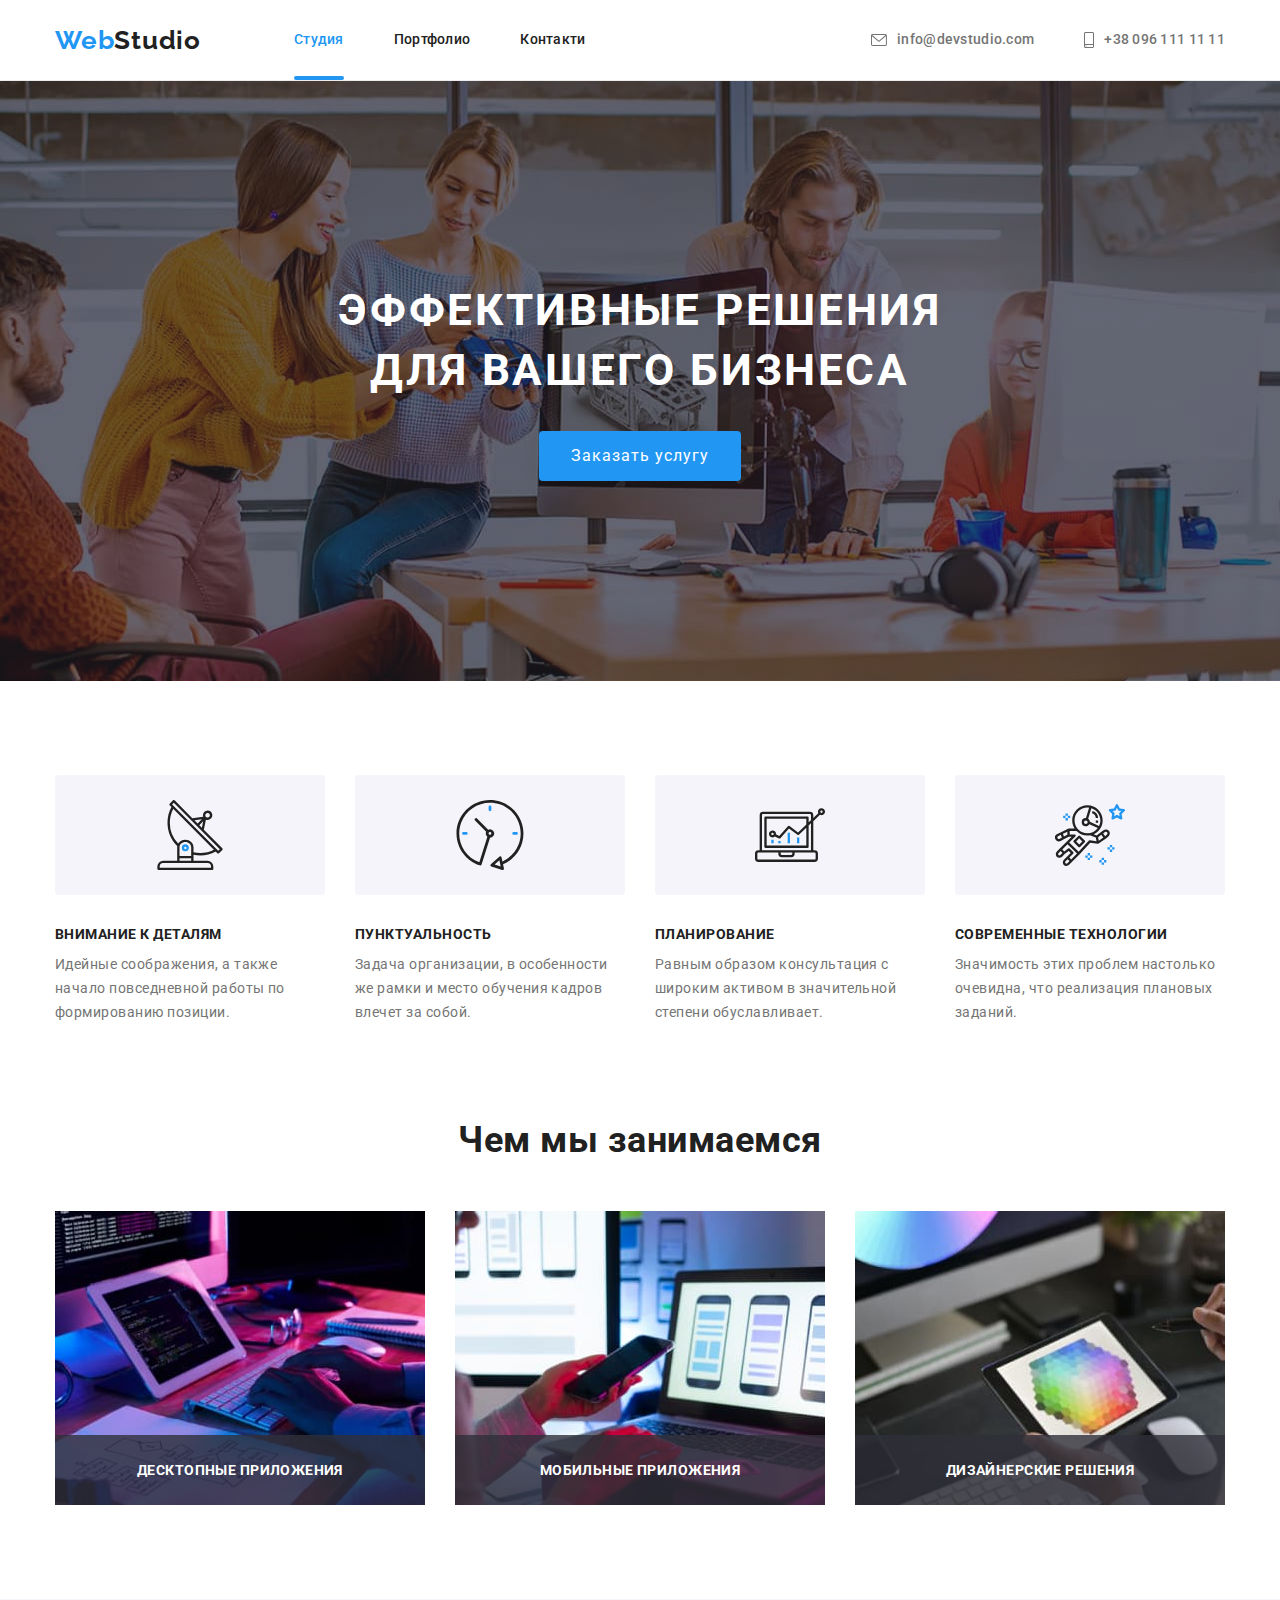
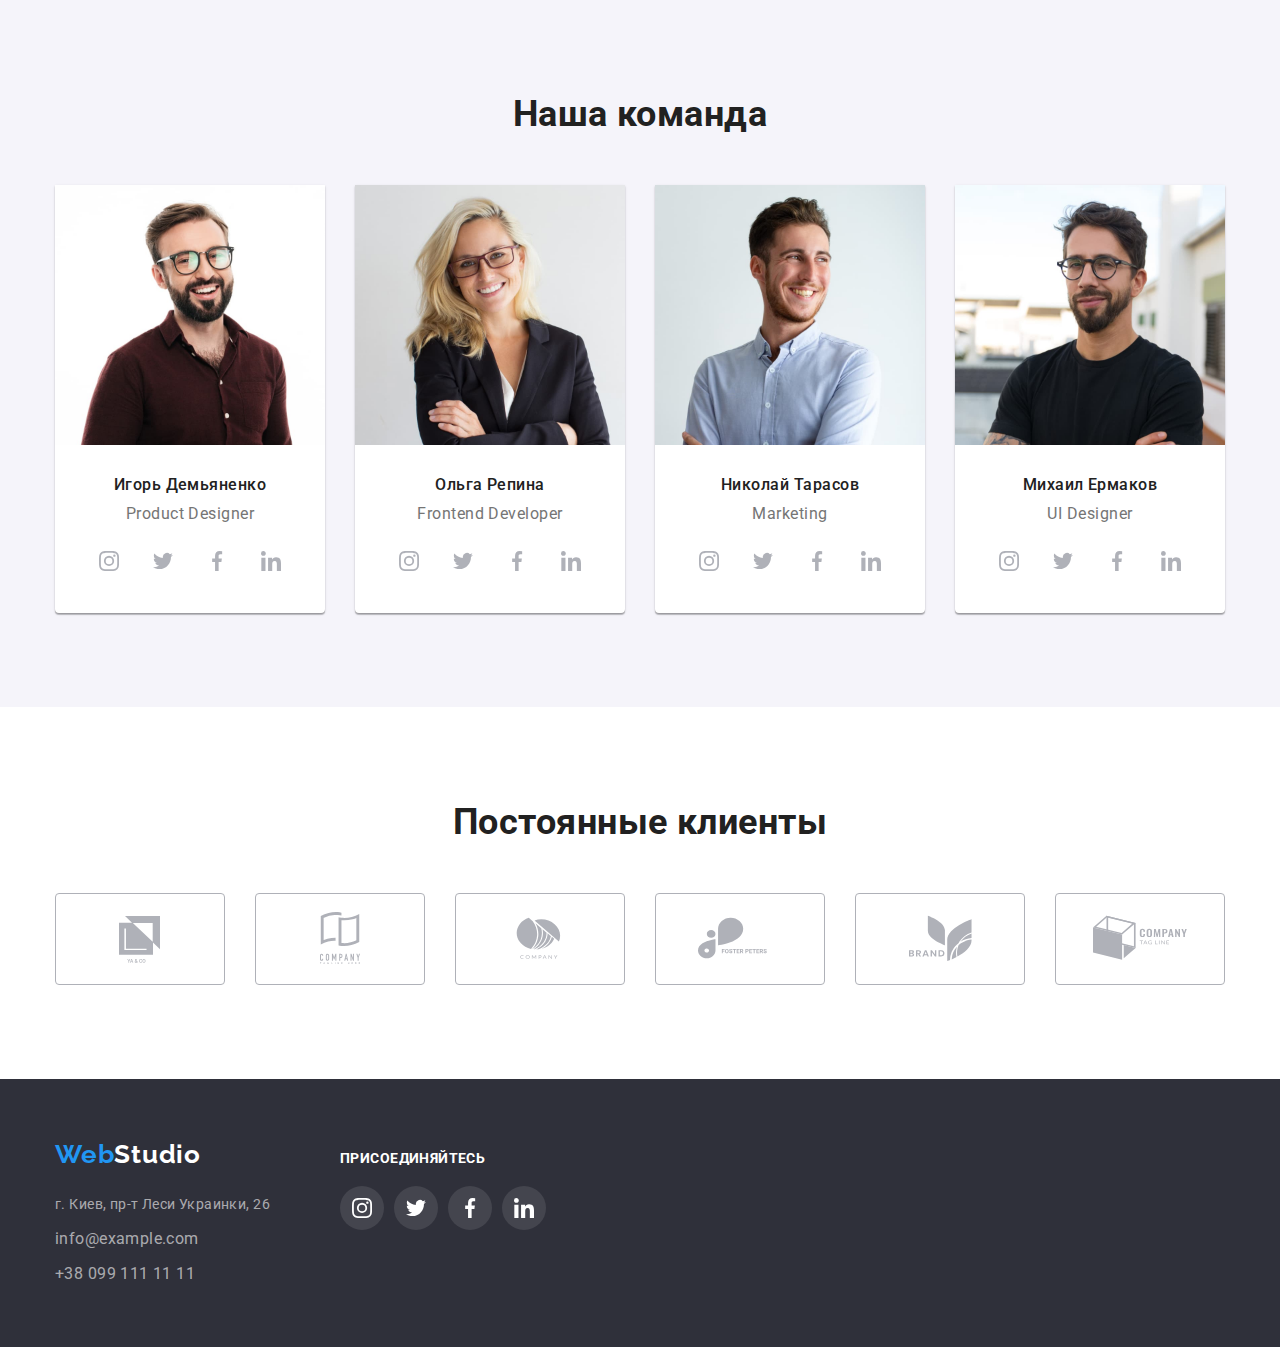
<file: index.html>
<!DOCTYPE html>
<html lang="en">
  <head>
    <meta charset="UTF-8" />
    <meta http-equiv="X-UA-Compatible" content="IE=edge" />
    <meta name="viewport" content="width=device-width, initial-scale=1.0" />
    <title>homework</title>
    <link
      href="https://fonts.googleapis.com/css2?family=Raleway:wght@700&family=Roboto:wght@400;500;700;900&display=swap"
      rel="stylesheet"
    />
    <link
      rel="stylesheet"
      href="https://cdnjs.cloudflare.com/ajax/libs/modern-normalize/1.1.0/modern-normalize.min.css"
    />
    <link rel="stylesheet" href="./css/styles.css" />
  </head>
  <body class="body">
    <header class="header">
      <div class="container header-container">
        <a class="link-logo logo-header" href="./index.html"
          ><span class="logo">Web</span><span class="logo-part">Studio</span></a
        >
        <nav class="nav">
          <ul class="list site-nav">
            <li class="site-nav-item">
              <a class="current" class="link header-link" href="./index.html"
                >Студия</a
              >
            </li>
            <li class="site-nav-item">
              <a class="link header-link" href="./portfolio.html">Портфолио</a>
            </li>
            <li class="site-nav-item">
              <a class="link header-link" href="">Контакти</a>
            </li>
          </ul>
        </nav>
        <ul class="adress-list">
          <li class="adress-list-item">
            <a class="social-link" href="info@devstudio.com">
              <svg class="adress-icon-envelope">
                <use href="./images/icons.svg#icon-envelope"></use>
              </svg>
              info@devstudio.com</a
            >
          </li>
          <li class="adress-list-item">
            <a class="social-link" href="tel:+380961111111">
              <svg class="adress-icon-smatphone">
                <use href="./images/icons.svg#icon-smartphone"></use>
              </svg>
              +38 096 111 11 11</a
            >
          </li>
        </ul>
      </div>
    </header>
    <main class="main">
      <section class="hero">
        <div class="container hero-container">
          <h1 class="headline">Эффективные решения для вашего бизнеса</h1>
          <button class="primary-button" type="button" data-modal-open>
            Заказать услугу
          </button>
          <div class="backdrop is-hidden" data-modal>
            <div class="modal">
              <button
                class="modal-btn"
                type="button"
                aria-label="Кнопка закрытия"
                data-modal-close
              >
                <svg class="modal-close" width="11" height="11">
                  <use href="./images/icons.svg#icon-close"></use>
                </svg>
              </button>
            </div>
          </div>
        </div>
      </section>
      <section class="advantages">
        <div class="container advantages-container">
          <h2 class="title visually-hidden">Преимущества</h2>
          <ul class="list advantages-list">
            <li class="advantages-list-item">
              <div class="advantages-tumb">
                <svg class="advatages-icon">
                  <use href="./images/icons.svg#icon-antenna"></use>
                </svg>
              </div>
              <h3 class="advantages-subtitle">Внимание к деталям</h3>
              <p class="description">
                Идейные соображения, а также начало повседневной работы по
                формированию позиции.
              </p>
            </li>
            <li class="advantages-list-item">
              <div class="advantages-tumb">
                <svg class="advatages-icon">
                  <use href="./images/icons.svg#icon-clock"></use>
                </svg>
              </div>
              <h3 class="advantages-subtitle">Пунктуальность</h3>
              <p class="description">
                Задача организации, в особенности же рамки и место обучения
                кадров влечет за собой.
              </p>
            </li>
            <li class="advantages-list-item">
              <div class="advantages-tumb">
                <svg class="advatages-icon">
                  <use href="./images/icons.svg#icon-diagram"></use>
                </svg>
              </div>
              <h3 class="advantages-subtitle">Планирование</h3>
              <p class="description">
                Равным образом консультация с широким активом в значительной
                степени обуславливает.
              </p>
            </li>
            <li class="advantages-list-item">
              <div class="advantages-tumb">
                <svg class="advatages-icon">
                  <use href="./images/icons.svg#icon-astronaut"></use>
                </svg>
              </div>
              <h3 class="advantages-subtitle">Современные технологии</h3>
              <p class="description">
                Значимость этих проблем настолько очевидна, что реализация
                плановых заданий.
              </p>
            </li>
          </ul>
        </div>
      </section>
      <section class="we-doing">
        <div class="container container-we-doing">
          <h2 class="title we-doing-title">Чем мы занимаемся</h2>
          <ul class="list we-doing-list">
            <li class="we-doing-item">
              <img
                class="image we-doing-img"
                src="./images/deweloper.jpg"
                alt="разработка"
                width="370"
              />
              <p class="we-doing-meta">Десктопные приложения</p>
            </li>
            <li class="we-doing-item">
              <img
                class="image we-doing-img"
                src="./images/design.jpg"
                alt="дизайн"
                width="370"
              />
              <p class="we-doing-meta">Мобильные приложения</p>
            </li>
            <li class="we-doing-item">
              <img
                class="image we-doing-img"
                src="./images/marketing.jpg"
                alt="продвижение"
                width="370"
              />
              <p class="we-doing-meta">Дизайнерские решения</p>
            </li>
          </ul>
        </div>
      </section>
      <section class="our-team">
        <div class="container our-team-container">
          <h2 class="title our-team-title">Наша команда</h2>
          <ul class="list our-team-list">
            <li class="our-team-item">
              <img
                src="./images/igor-demianenko.jpg"
                alt="Игорь Демьяненко"
                width="270"
                height="260"
              />
              <div class="name-card-thumb">
                <h3 class="name-card">Игорь Демьяненко</h3>
                <p class="name-card-description">Product Designer</p>
                <ul class="list social-link-list">
                  <li class="social-link-item">
                    <a class="link social-link-logo" href=""
                      ><svg class="social-icon">
                        <use
                          href="./images/icons.svg#icon-instagram"
                        ></use></svg
                    ></a>
                  </li>
                  <li class="social-link-item">
                    <a class="link social-link-logo" href=""
                      ><svg class="social-icon">
                        <use href="./images/icons.svg#icon-twitter"></use></svg
                    ></a>
                  </li>
                  <li class="social-link-item">
                    <a class="link social-link-logo" href=""
                      ><svg class="social-icon">
                        <use href="./images/icons.svg#icon-facebook"></use></svg
                    ></a>
                  </li>
                  <li class="social-link-item">
                    <a class="link social-link-logo" href=""
                      ><svg class="social-icon">
                        <use href="./images/icons.svg#icon-linkedin"></use></svg
                    ></a>
                  </li>
                </ul>
              </div>
            </li>

            <li class="our-team-item">
              <img
                src="./images/olga-repina.jpg"
                alt="Ольга Репина"
                width="270"
                height="260"
              />
              <div class="name-card-thumb">
                <h3 class="name-card">Ольга Репина</h3>
                <p class="name-card-description">Frontend Developer</p>
                <ul class="list social-link-list">
                  <li class="social-link-item">
                    <a class="link social-link-logo" href=""
                      ><svg class="social-icon">
                        <use
                          href="./images/icons.svg#icon-instagram"
                        ></use></svg
                    ></a>
                  </li>
                  <li class="social-link-item">
                    <a class="link social-link-logo" href=""
                      ><svg class="social-icon">
                        <use href="./images/icons.svg#icon-twitter"></use></svg
                    ></a>
                  </li>
                  <li class="social-link-item">
                    <a class="link social-link-logo" href=""
                      ><svg class="social-icon">
                        <use href="./images/icons.svg#icon-facebook"></use></svg
                    ></a>
                  </li>
                  <li class="social-link-item">
                    <a class="link social-link-logo" href=""
                      ><svg class="social-icon">
                        <use href="./images/icons.svg#icon-linkedin"></use></svg
                    ></a>
                  </li>
                </ul>
              </div>
            </li>

            <li class="our-team-item">
              <img
                src="./images/nikolai-taras.jpg"
                alt="Николай Тарасов"
                width="270"
                height="260"
              />
              <div class="name-card-thumb">
                <h3 class="name-card">Николай Тарасов</h3>
                <p class="name-card-description">Marketing</p>
                <ul class="list social-link-list">
                  <li class="social-link-item">
                    <a class="link social-link-logo" href=""
                      ><svg class="social-icon">
                        <use
                          href="./images/icons.svg#icon-instagram"
                        ></use></svg
                    ></a>
                  </li>
                  <li class="social-link-item">
                    <a class="link social-link-logo" href=""
                      ><svg class="social-icon">
                        <use href="./images/icons.svg#icon-twitter"></use></svg
                    ></a>
                  </li>
                  <li class="social-link-item">
                    <a class="link social-link-logo" href=""
                      ><svg class="social-icon">
                        <use href="./images/icons.svg#icon-facebook"></use></svg
                    ></a>
                  </li>
                  <li class="social-link-item">
                    <a class="link social-link-logo" href=""
                      ><svg class="social-icon">
                        <use href="./images/icons.svg#icon-linkedin"></use></svg
                    ></a>
                  </li>
                </ul>
              </div>
            </li>

            <li class="our-team-item">
              <img
                src="./images/mikhail-ermakow.jpg"
                alt="Михаил Ермаков"
                width="270"
                height="260"
              />
              <div class="name-card-thumb">
                <h3 class="name-card">Михаил Ермаков</h3>
                <p class="name-card-description">UI Designer</p>
                <ul class="list social-link-list">
                  <li class="social-link-item">
                    <a class="link social-link-logo" href=""
                      ><svg class="social-icon">
                        <use
                          href="./images/icons.svg#icon-instagram"
                        ></use></svg
                    ></a>
                  </li>
                  <li class="social-link-item">
                    <a class="link social-link-logo" href=""
                      ><svg class="social-icon">
                        <use href="./images/icons.svg#icon-twitter"></use></svg
                    ></a>
                  </li>
                  <li class="social-link-item">
                    <a class="link social-link-logo" href=""
                      ><svg class="social-icon">
                        <use href="./images/icons.svg#icon-facebook"></use></svg
                    ></a>
                  </li>
                  <li class="social-link-item">
                    <a class="link social-link-logo" href=""
                      ><svg class="social-icon">
                        <use href="./images/icons.svg#icon-linkedin"></use></svg
                    ></a>
                  </li>
                </ul>
              </div>
            </li>
          </ul>
        </div>
      </section>
      <section class="loyal-clients">
        <div class="container loyal-clients-container">
          <h2 class="title loyal-clients-title">Постоянные клиенты</h2>
          <ul class="list loyal-clients-list">
            <li class="loyal-clients-item">
              <a class="loyal-clients-link" href=""
                ><svg class="loyal-clients-icon">
                  <use href="./images/icons.svg#icon-yaco"></use></svg
              ></a>
            </li>
            <li class="loyal-clients-item">
              <a class="loyal-clients-link" href=""
                ><svg class="loyal-clients-icon">
                  <use href="./images/icons.svg#icon-teg-line-here"></use></svg
              ></a>
            </li>
            <li class="loyal-clients-item">
              <a class="loyal-clients-link" href=""
                ><svg class="loyal-clients-icon">
                  <use href="./images/icons.svg#icon-company"></use></svg
              ></a>
            </li>
            <li class="loyal-clients-item">
              <a class="loyal-clients-link" href=""
                ><svg class="loyal-clients-icon">
                  <use href="./images/icons.svg#icon-fosters-peters"></use></svg
              ></a>
            </li>
            <li class="loyal-clients-item">
              <a class="loyal-clients-link" href=""
                ><svg class="loyal-clients-icon">
                  <use href="./images/icons.svg#icon-brand"></use></svg
              ></a>
            </li>
            <li class="loyal-clients-item">
              <a class="loyal-clients-link" href=""
                ><svg class="loyal-clients-icon">
                  <use href="./images/icons.svg#icon-teg-line-company"></use>
                </svg>
              </a>
            </li>
          </ul>
        </div>
      </section>
    </main>

    <footer class="footer">
      <div class="container footer-container">
        <div class="left-side-footer">
          <a class="link-logo footer-logo" href="./index.html"
            ><span class="secondary-logo">Web</span
            ><span class="secondary-logo-part">Studio</span></a
          >
          <address>
            <ul class="list footer-list">
              <li class="footer-item">
                <a
                  class="location foooter-link"
                  href="https://goo.gl/maps/ucjbZsQNSiqvQGc47"
                  >г. Киев, пр-т Леси Украинки, 26
                </a>
              </li>
              <li class="footer-item">
                <a class="foooter-link" href="info@example.com">
                  info@example.com</a
                >
              </li>
              <li class="footer-item">
                <a class="foooter-link" href="tel:+380991111111"
                  >+38 099 111 11 11</a
                >
              </li>
            </ul>
          </address>
        </div>
        <div class="right-site-footer">
          <p class="join">присоединяйтесь</p>
          <ul class="list social-link-list">
            <li class="social-link-item">
              <a class="link social-link-logo social-link-footer" href=""
                ><svg class="social-icon">
                  <use href="./images/icons.svg#icon-instagram"></use></svg
              ></a>
            </li>
            <li class="social-link-item">
              <a class="link social-link-logo social-link-footer" href=""
                ><svg class="social-icon">
                  <use href="./images/icons.svg#icon-twitter"></use></svg
              ></a>
            </li>
            <li class="social-link-item">
              <a class="link social-link-logo social-link-footer" href=""
                ><svg class="social-icon">
                  <use href="./images/icons.svg#icon-facebook"></use></svg
              ></a>
            </li>
            <li class="social-link-item">
              <a class="link social-link-logo social-link-footer" href="">
                <svg class="social-icon">
                  <use href="./images/icons.svg#icon-linkedin"></use></svg
              ></a>
            </li>
          </ul>
        </div>
      </div>
    </footer>
    <script src="./js/modal.js"></script>
  </body>
</html>
</file>
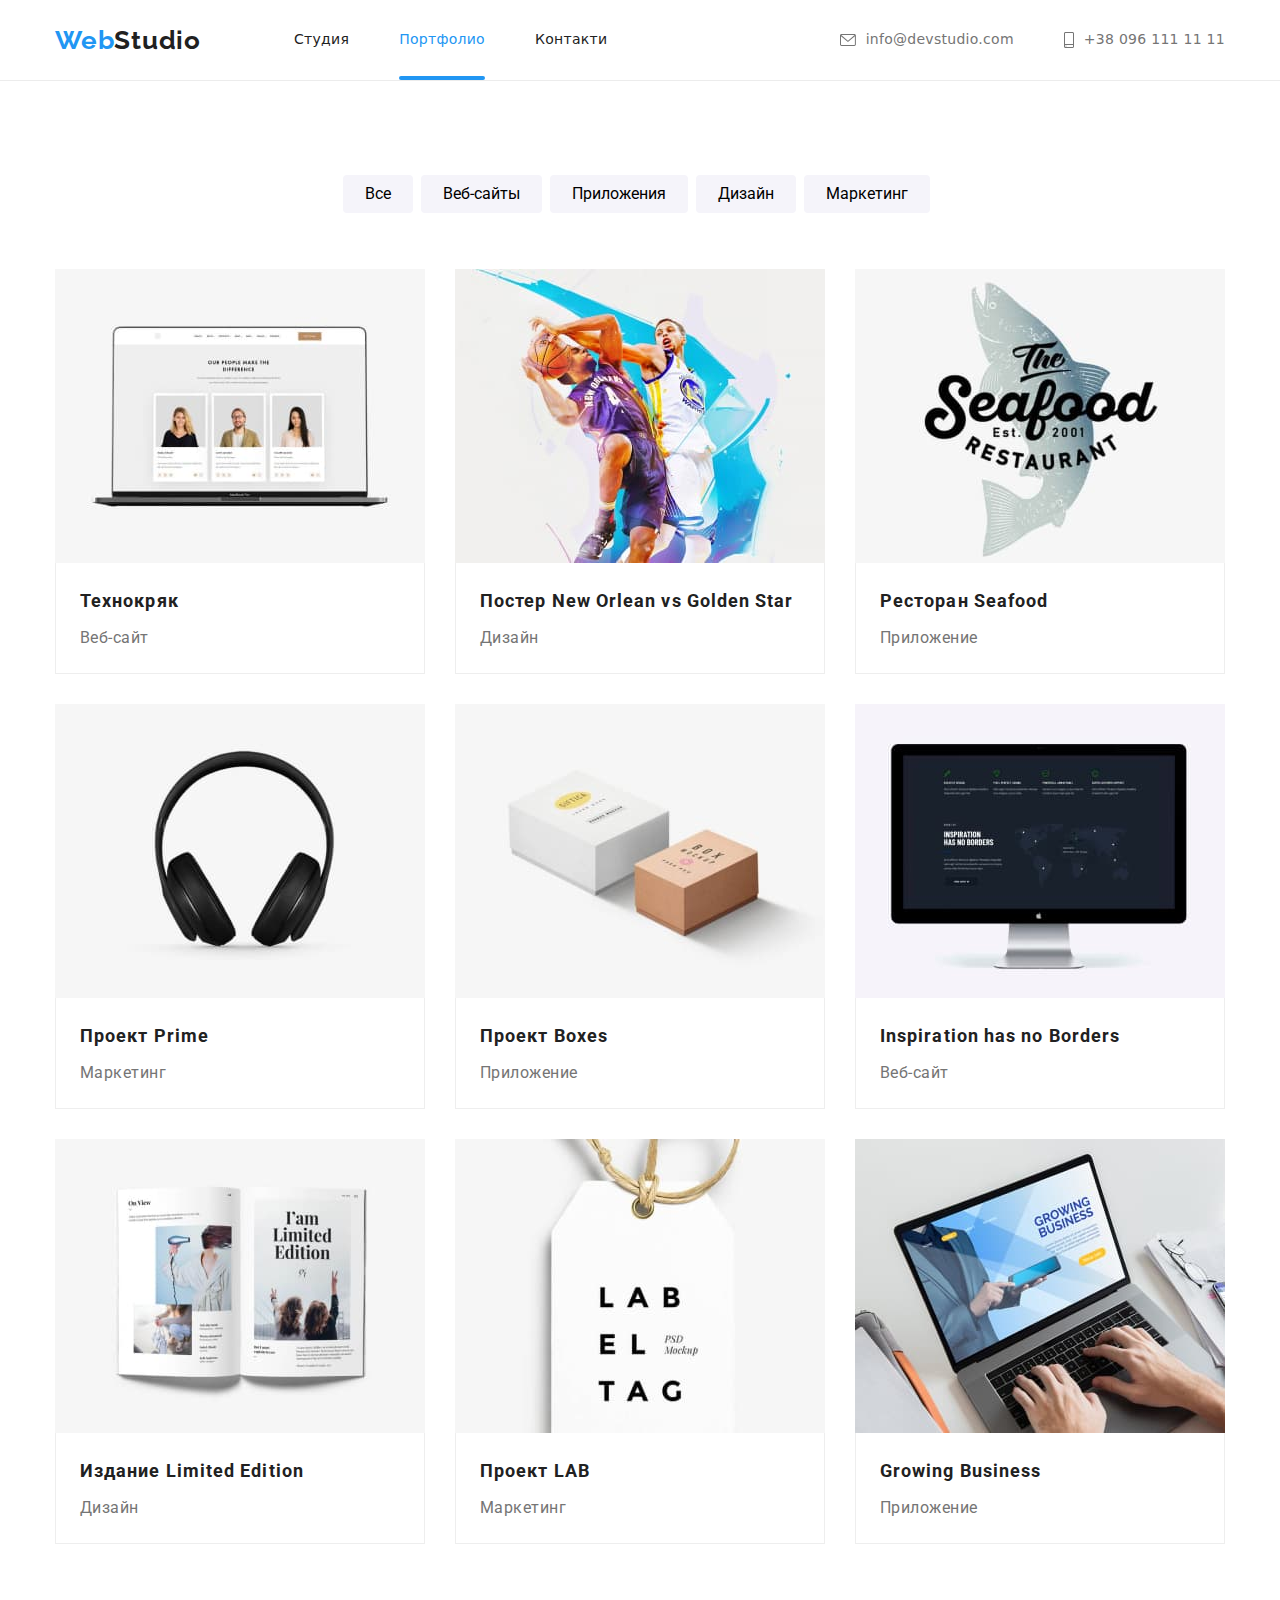
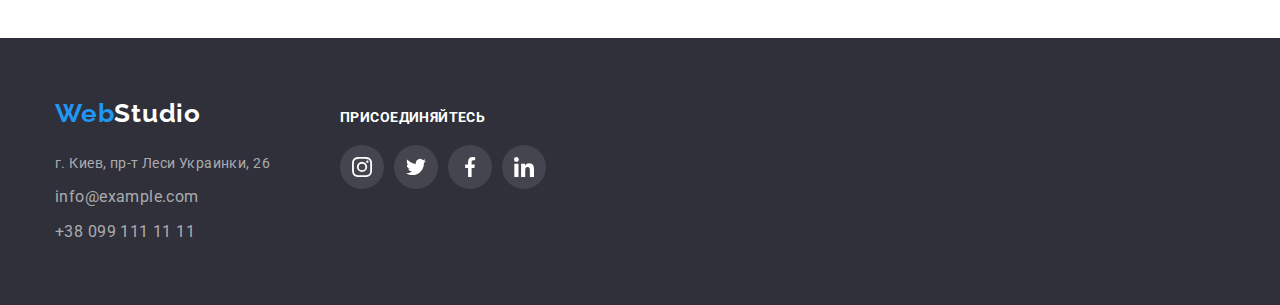
<file: portfolio.html>
<!DOCTYPE html>
<html lang="en">
  <head>
    <meta charset="UTF-8" />
    <meta http-equiv="X-UA-Compatible" content="IE=edge" />
    <meta name="viewport" content="width=device-width, initial-scale=1.0" />
    <title>Document</title>

    <link
      href="https://fonts.googleapis.com/css2?family=Raleway:wght@700&family=Roboto:wght@400;500;700;900&display=swap"
      rel="stylesheet"
    />
    <link
      rel="stylesheet"
      href="https://cdnjs.cloudflare.com/ajax/libs/modern-normalize/1.1.0/modern-normalize.min.css"
    />

    <link rel="stylesheet" href="./css/styles.css" />
  </head>
  <body>
    <header class="header">
      <div class="container header-container">
        <a class="link-logo logo-header" href="./index.html"
          ><span class="logo">Web</span><span class="logo-part">Studio</span></a
        >
        <nav class="nav">
          <ul class="list site-nav">
            <li class="site-nav-item">
              <a class="link header-link" href="./index.html">Студия</a>
            </li>
            <li class="site-nav-item">
              <a
                class="current"
                class="link header-link"
                href="./portfolio.html"
                >Портфолио</a
              >
            </li>
            <li class="site-nav-item">
              <a class="link header-link" href="">Контакти</a>
            </li>
          </ul>
        </nav>
        <ul class="adress-list">
          <li class="adress-list-item">
            <a class="social-link" href="info@devstudio.com">
              <svg class="adress-icon-envelope">
                <use href="./images/icons.svg#icon-envelope"></use>
              </svg>
              info@devstudio.com</a
            >
          </li>
          <li class="adress-list-item">
            <a class="social-link" href="tel:+380961111111">
              <svg class="adress-icon-smatphone">
                <use href="./images/icons.svg#icon-smartphone"></use>
              </svg>
              +38 096 111 11 11</a
            >
          </li>
        </ul>
      </div>
    </header>
    <main class="main">
      <section class="portfolio">
        <div class="container portfolio-container">
          <h1 class="visually-hidden">PORTFOLIO</h1>
          <ul class="list button-list">
            <li class="button-list-item">
              <button class="button">Все</button>
            </li>
            <li class="button-list-item">
              <button class="button">Веб-сайты</button>
            </li>
            <li class="button-list-item">
              <button class="button">Приложения</button>
            </li>
            <li class="button-list-item">
              <button class="button">Дизайн</button>
            </li>
            <li class="button-list-item">
              <button class="button">Маркетинг</button>
            </li>
          </ul>

          <ul class="list worklist">
            <li class="worklist-item">
              <a class="link-portfolio" href="">
                <div class="overlay-box">
                  <img
                    class="img portfolio-img"
                    src="./images/tehnokriak.jpg"
                    alt="Технокряк"
                    width="370"
                    height="294"
                  />
                  <p class="overlay">
                    Технокряк это современная площадка распространения
                    коронавируса. Компании используют эту платформу для
                    цифрового шпионажа и атак на защищённые сервера конкурентов.
                  </p>
                </div>
                <div class="worklist-item-box">
                  <h2 class="worklist-title">Технокряк</h2>
                  <p class="text">Веб-сайт</p>
                </div>
              </a>
            </li>
            <li class="worklist-item">
              <a class="link-portfolio" href="">
                <div class="overlay-box">
                  <img
                    src="./images/poster-neworlean.jpg"
                    alt="Постер New Orlean vs Golden Star"
                    width="370"
                    height="294"
                  />
                  <p class="overlay">
                    Технокряк это современная площадка распространения
                    коронавируса. Компании используют эту платформу для
                    цифрового шпионажа и атак на защищённые сервера конкурентов.
                  </p>
                </div>
                <div class="worklist-item-box">
                  <h2 class="worklist-title">
                    Постер New Orlean vs Golden Star
                  </h2>
                  <p class="text">Дизайн</p>
                </div>
              </a>
            </li>
            <li class="worklist-item">
              <div class="overlay-box"></div>
              <a class="link-portfolio" href="">
                <div class="overlay-box">
                  <img
                    class="img"
                    src="./images/seafood-restaurant.jpg"
                    alt="Ресторан Seafood"
                    width="370"
                    height="294"
                  />
                  <p class="overlay">
                    Технокряк это современная площадка распространения
                    коронавируса. Компании используют эту платформу для
                    цифрового шпионажа и атак на защищённые сервера конкурентов.
                  </p>
                </div>
                <div class="worklist-item-box">
                  <h2 class="worklist-title">Ресторан Seafood</h2>
                  <p class="text">Приложение</p>
                </div>
              </a>
            </li>
            <li class="worklist-item">
              <a class="link-portfolio" href="">
                <div class="overlay-box">
                  <img
                    class="img"
                    src="./images/project-prime.jpg"
                    alt="Проект Prime"
                    width="370"
                    height="294"
                  />
                  <p class="overlay">
                    Технокряк это современная площадка распространения
                    коронавируса. Компании используют эту платформу для
                    цифрового шпионажа и атак на защищённые сервера конкурентов.
                  </p>
                </div>
                <div class="worklist-item-box">
                  <h2 class="worklist-title">Проект Prime</h2>
                  <p class="text">Маркетинг</p>
                </div>
              </a>
            </li>
            <li class="worklist-item">
              <a class="link-portfolio" href="">
                <div class="overlay-box">
                  <img
                    class="img"
                    src="./images/project-boxes.jpg"
                    alt="Проект Boxes"
                    width="370"
                    height="294"
                  />
                  <p class="overlay">
                    Технокряк это современная площадка распространения
                    коронавируса. Компании используют эту платформу для
                    цифрового шпионажа и атак на защищённые сервера конкурентов.
                  </p>
                </div>
                <div class="worklist-item-box">
                  <h2 class="worklist-title">Проект Boxes</h2>
                  <p class="text">Приложение</p>
                </div>
              </a>
            </li>
            <li class="worklist-item">
              <a class="link-portfolio" href="">
                <div class="overlay-box">
                  <img
                    class="img"
                    src="./images/inspiration-has-no-borders.jpg"
                    alt="Inspiration has no Borders"
                    width="370"
                    height="294"
                  />
                  <p class="overlay">
                    Технокряк это современная площадка распространения
                    коронавируса. Компании используют эту платформу для
                    цифрового шпионажа и атак на защищённые сервера конкурентов.
                  </p>
                </div>
                <div class="worklist-item-box">
                  <h2 class="worklist-title">Inspiration has no Borders</h2>
                  <p class="text">Веб-сайт</p>
                </div>
              </a>
            </li>
            <li class="worklist-item">
              <a class="link-portfolio" href="">
                <div class="overlay-box">
                  <img
                    class="img"
                    src="./images/limited-edition.jpg"
                    alt="Издание Limited Edition"
                    width="370"
                    height="294"
                  />
                  <p class="overlay">
                    Технокряк это современная площадка распространения
                    коронавируса. Компании используют эту платформу для
                    цифрового шпионажа и атак на защищённые сервера конкурентов.
                  </p>
                </div>
                <div class="worklist-item-box">
                  <h2 class="worklist-title">Издание Limited Edition</h2>
                  <p class="text">Дизайн</p>
                </div>
              </a>
            </li>
            <li class="worklist-item">
              <a class="link-portfolio" href="">
                <div class="overlay-box">
                  <img
                    class="img"
                    src="./images/project-lab.jpg"
                    alt="Проект LAB"
                    width="370"
                    height="294"
                  />
                  <p class="overlay">
                    Технокряк это современная площадка распространения
                    коронавируса. Компании используют эту платформу для
                    цифрового шпионажа и атак на защищённые сервера конкурентов.
                  </p>
                </div>
                <div class="worklist-item-box">
                  <h2 class="worklist-title">Проект LAB</h2>
                  <p class="text">Маркетинг</p>
                </div>
              </a>
            </li>
            <li class="worklist-item">
              <a class="link-portfolio" href="">
                <div class="overlay-box">
                  <img
                    class="img"
                    src="./images/growing-busines.jpg"
                    alt="Growing Business"
                    width="370"
                    height="294"
                  />
                  <p class="overlay">
                    Технокряк это современная площадка распространения
                    коронавируса. Компании используют эту платформу для
                    цифрового шпионажа и атак на защищённые сервера конкурентов.
                  </p>
                </div>
                <div class="worklist-item-box">
                  <h2 class="worklist-title">Growing Business</h2>
                  <p class="text">Приложение</p>
                </div>
              </a>
            </li>
          </ul>
        </div>
      </section>
    </main>
    <footer class="footer">
      <div class="container footer-container">
        <div class="left-side-footer">
          <a class="link-logo footer-logo" href="./index.html"
            ><span class="secondary-logo">Web</span
            ><span class="secondary-logo-part">Studio</span></a
          >
          <address>
            <ul class="list footer-list">
              <li class="footer-item">
                <a
                  class="location foooter-link"
                  href="https://goo.gl/maps/ucjbZsQNSiqvQGc47"
                  >г. Киев, пр-т Леси Украинки, 26
                </a>
              </li>
              <li class="footer-item">
                <a class="foooter-link" href="info@example.com">
                  info@example.com</a
                >
              </li>
              <li class="footer-item">
                <a class="foooter-link" href="tel:+380991111111"
                  >+38 099 111 11 11</a
                >
              </li>
            </ul>
          </address>
        </div>
        <div class="right-site-footer">
          <p class="join">присоединяйтесь</p>
          <ul class="list social-link-list">
            <li class="social-link-item">
              <a class="link social-link-logo social-link-footer" href=""
                ><svg class="social-icon">
                  <use href="./images/icons.svg#icon-instagram"></use></svg
              ></a>
            </li>
            <li class="social-link-item">
              <a class="link social-link-logo social-link-footer" href=""
                ><svg class="social-icon">
                  <use href="./images/icons.svg#icon-twitter"></use></svg
              ></a>
            </li>
            <li class="social-link-item">
              <a class="link social-link-logo social-link-footer" href=""
                ><svg class="social-icon">
                  <use href="./images/icons.svg#icon-facebook"></use></svg
              ></a>
            </li>
            <li class="social-link-item">
              <a class="link social-link-logo social-link-footer" href=""
                ><svg class="social-icon">
                  <use href="./images/icons.svg#icon-linkedin"></use></svg
              ></a>
            </li>
          </ul>
        </div>
      </div>
    </footer>
  </body>
</html>
</file>
<file: css/styles.css>
:root {
  --primary-text-color: #212121;
  --background-color: #2f303a;
  --logo-hover-text-color: #2196f3;
  --secondary-text-color: #757575;
  --accent-color: #ffffff;
  --background-icons-color: #f5f4fa;
}
.container {
  margin: 0px auto;
  width: 1200px;
  padding-right: 15px;
  padding-left: 15px;
}
.body {
  font-family: Roboto, sans-serif;
  font-weight: 500;
  letter-spacing: 0.03em;

  color: var(--primary-text-color);
}
.list {
  list-style: none;
  font-size: 16px;
  line-height: 1.62;
  margin: 0px;
  padding: 0px;
}
h1,
h2,
h3,
h4,
p {
  margin: 0px;
  padding: 0px;
}
.visually-hidden {
  position: absolute;
  width: 1px;
  height: 1px;
  margin: -1px;
  padding: 0;
  overflow: hidden;
  border: 0;
  clip: rect(0 0 0 0);
}
img {
  display: block;
  max-width: 100%;
}
/* HEADER */
.header {
  border-bottom: 1px solid #ececec;
}

.header-container {
  display: flex;
  align-items: center;
  margin: 0 auto;
}

.nav {
  display: flex;
  margin-left: 93px;
  margin-right: 0px;
}
.link-logo {
  text-decoration: none;
}
.logo {
  color: var(--logo-hover-text-color);
  font-family: Raleway;
  font-weight: 700;
  font-size: 26px;
  line-height: 1.19;
  letter-spacing: 0.03em;
  text-decoration: none;
}
.logo-part {
  font-family: Raleway;
  font-weight: 700;
  font-size: 26px;
  line-height: 1.19;
  letter-spacing: 0.03em;
  color: var(--primary-text-color);
  text-decoration: none;
}
.site-nav {
  font-weight: 500;
  font-size: 14px;
  line-height: 1.14;
  letter-spacing: 0.02em;
  list-style: none;
  display: flex;
}

.site-nav-item {
  position: relative;
  margin-right: 50px;
}
.site-nav-item:last-child {
  margin-right: 0px;
}

.header-link {
  color: var(--primary-text-color);
  text-decoration: none;
  display: block;
  padding-top: 32px;
  padding-bottom: 32px;
  transition: color 250ms cubic-bezier(0.4, 0, 0.2, 1);
}
.current {
  display: block;
  color: var(--logo-hover-text-color);
  text-decoration: none;
  padding-top: 32px;
  padding-bottom: 32px;
}
.current::after {
  content: "";
  position: absolute;
  bottom: 0;
  right: 0;
  width: 100%;
  height: 4px;
  background-color: var(--logo-hover-text-color);
  border: 2px solid var(--logo-hover-text-color);
  border-radius: 2px;
}
.header-link:hover,
.header-link:focus {
  color: var(--logo-hover-text-color);
}
.adress-list {
  font-size: 14px;
  line-height: 1.14;
  letter-spacing: 0.02em;
  list-style: none;
  display: flex;
  margin-left: auto;
}
.adress-list-item {
  margin-right: 50px;
}
.adress-list-item:last-child {
  margin-right: 0px;
}
.social-link {
  display: flex;
  align-items: center;
  color: var(--secondary-text-color);
  text-decoration: none;
  list-style: none;
  fill: var(--secondary-text-color);
  transition: fill 250ms cubic-bezier(0.4, 0, 0.2, 1),
    color 250ms cubic-bezier(0.4, 0, 0.2, 1);
}
.social-link:hover,
.social-link:focus {
  color: var(--logo-hover-text-color);
  fill: var(--logo-hover-text-color);
}
.adress-icon-envelope {
  width: 16px;
  height: 12px;
  margin-right: 10px;
}
.adress-icon-smatphone {
  width: 10px;
  height: 16px;
  margin-right: 10px;
}
/********HERO********/
.hero {
  margin: 0 auto;
  max-width: 1600px;
  background-color: var(--background-color);
  padding: 200px 0;
  background-position: center;
  background-size: cover;
  background-image: linear-gradient(
      to right,
      rgba(47, 48, 58, 0.4),
      rgba(47, 48, 58, 0.4)
    ),
    url(../images/background-hero.jpg);
}
.headline {
  font-size: 44px;
  line-height: 1.36;
  text-align: center;
  letter-spacing: 0.06em;
  text-transform: uppercase;

  color: var(--accent-color);
  display: block;
  max-width: 696px;
  margin-left: auto;
  margin-right: auto;
  margin-bottom: 30px;
}
.primary-button {
  font-size: 16px;
  line-height: 1.87;
  text-align: center;
  letter-spacing: 0.06em;

  display: block;
  color: var(--accent-color);
  background-color: var(--logo-hover-text-color);
  border-radius: 4px;
  border: transparent;
  margin: 0 auto;
  padding: 10px 32px;
}

.backdrop {
  position: fixed;
  top: 0;
  left: 0;
  width: 100vw;
  height: 100vh;
  background-color: rgba(0, 0, 0, 0.2);
  z-index: 2;
  opacity: 1;
  transition: opacity 250ms cubic-bezier(0.4, 0, 0.2, 1);
}
.modal {
  position: absolute;
  top: 50%;
  left: 50%;
  transform: translate(-50%, -50%);
  width: 528px;
  height: 581px;
  background: #ffffff;
  box-shadow: 0px 1px 3px rgba(0, 0, 0, 0.12), 0px 1px 1px rgba(0, 0, 0, 0.14),
    0px 2px 1px rgba(0, 0, 0, 0.2);
  border-radius: 4px;
}
.modal-btn {
  display: flex;
  justify-content: center;
  align-items: center;
  position: absolute;
  top: 8px;
  right: 8px;
  width: 30px;
  height: 30px;
  background-color: #fff;
  border: 1px solid rgba(0, 0, 0, 0.1);
  border-radius: 50%;
  cursor: pointer;
  margin: 0;
}
.modal-close {
  fill: var(--primary-text-color);
}
.is-hidden {
  visibility: none;
  opacity: 0;
  pointer-events: none;

  transition: opacity 250ms cubic-bezier(0.4, 0, 0.2, 1);
}

/********Advantages********/
.title {
  font-size: 36px;
  line-height: 1.17;
  text-align: center;
}
.advantages {
  padding-top: 94px;
  padding-bottom: 94px;
}
.advantages-list {
  display: flex;
  padding: 0px;
  align-items: flex-start;
}
.advantages-list-item {
  margin-right: 30px;
  width: 270px;
}

.advantages-list-item:last-child {
  margin-right: 0px;
}
.advantages-subtitle {
  font-size: 14px;
  line-height: 1.33;
  text-transform: uppercase;
  text-align: start;

  display: flex;
  margin-bottom: 10px;
}

.description {
  font-weight: 400;
  color: var(--secondary-text-color);
  font-size: 14px;
  line-height: 1.71;
  text-align: start;

  margin-right: 30px;
}
.description:last-child {
  margin-right: 0px;
}
.advatages-icon {
  width: 70px;
  height: 70px;
}
.advantages-tumb {
  display: flex;
  justify-content: center;
  align-items: center;
  width: 270px;
  height: 120px;
  margin-bottom: 30px;
  border-color: transparent;
  border-radius: 4px;
  background-color: var(--background-icons-color);
}
/********WE-DOING********/
.we-doing {
  padding-bottom: 94px;
}
.we-doing-title {
  min-width: 396px;
  margin-bottom: 50px;
}
.we-doing-list {
  display: flex;
  padding: 0px;
}
.we-doing-item {
  display: flex;
  position: relative;
  margin-right: 30px;
}
.we-doing-item:last-child {
  margin-right: 0px;
}
.we-doing-meta {
  position: absolute;
  bottom: 0;
  left: 0%;
  width: 100%;
  height: 70px;
  text-align: center;
  background-color: rgba(47, 48, 58, 0.8);
  padding-top: 27px;
  padding-bottom: 27px;

  font-weight: 700;
  font-size: 14px;
  line-height: 16px;
  letter-spacing: 0.03em;
  text-transform: uppercase;

  color: var(--accent-color);
}
/******** our-team********/
.our-team {
  padding: 94px 0px;
  background-color: #f5f4fa;
}
.our-team-title {
  margin-bottom: 50px;
}
.our-team-list {
  display: flex;
}
.our-team-item {
  background-color: #fff;
  margin-right: 30px;
  box-shadow: 0px 1px 3px rgba(0, 0, 0, 0.12), 0px 1px 1px rgba(0, 0, 0, 0.14),
    0px 2px 1px rgba(0, 0, 0, 0.2);
  border-radius: 0px 0px 4px 4px;
}
.our-team-item:last-child {
  margin-right: 0px;
}

.name-card-thumb {
  padding-top: 30px;
  padding-bottom: 30px;
}
.name-card {
  font-weight: 500;
  font-size: 16px;
  line-height: 1.19;
  text-align: center;

  margin-bottom: 10px;
}
.name-card-description {
  font-weight: 400;
  font-size: 16px;
  line-height: 1.19;

  text-align: center;
  color: var(--secondary-text-color);
  margin-bottom: 16px;
}

.social-link-list {
  display: flex;
  justify-content: center;
}
.social-link-item {
  margin-right: 10px;
}
.social-link-item:last-child {
  margin-right: 0;
}
.social-link-logo {
  display: flex;
  justify-content: center;
  align-items: center;
  width: 44px;
  height: 44px;
  border-radius: 50%;
  background: #ffffff;
  fill: #afb1b8;
  transition: background-color 250ms cubic-bezier(0.4, 0, 0.2, 1),
    fill 250ms cubic-bezier(0.4, 0, 0.2, 1);
}
.social-link-logo:hover {
  fill: var(--accent-color);
  background-color: var(--logo-hover-text-color);
}
.social-icon {
  width: 20px;
  height: 20px;
}

/********loyal-clients-list ********/
.loyal-clients {
  padding-top: 94px;
  padding-bottom: 94px;
}
.loyal-clients-title {
  margin-bottom: 50px;
}
.loyal-clients-list {
  display: flex;
  justify-content: center;
}
.loyal-clients-item {
  display: flex;
  justify-content: center;
  align-items: center;
  margin-right: 30px;
}
.loyal-clients-item:last-child {
  margin-right: 0;
}
.loyal-clients-icon {
  width: 106px;
  height: 60px;
}
.loyal-clients-link {
  display: flex;
  justify-content: center;
  align-items: center;
  width: 170px;
  height: 92px;
  border: 1px solid #afb1b8;
  border-radius: 4px;
  fill: #afb1b8;
  transition: fill 250ms cubic-bezier(0.4, 0, 0.2, 1),
    border 250ms cubic-bezier(0.4, 0, 0.2, 1);
}
.loyal-clients-link:hover {
  fill: var(--logo-hover-text-color);

  border: 1px solid var(--logo-hover-text-color);
  border-radius: 4px;
}
/******** footer********/
.footer-container {
  display: flex;
  align-items: baseline;
}
.left-side-footer {
  margin-right: 70px;
}
.footer-logo {
  display: inline-block;
  margin-bottom: 20px;
}
.secondary-logo {
  font-family: Raleway;
  font-weight: 700;
  font-size: 26px;
  line-height: 1.19;

  letter-spacing: 0.03em;

  color: var(--logo-hover-text-color);
  text-decoration: none;
}

.secondary-logo-part {
  font-family: Raleway;
  font-weight: 700;
  font-size: 26px;
  line-height: 1.19;
  letter-spacing: 0.03em;
  color: var(--accent-color);
  text-decoration: none;
}

.footer {
  font-family: Roboto;
  font-size: 14px;
  line-height: 1.71;
  letter-spacing: 0.03em;

  color: rgba(255, 255, 255, 0.6);
  background-color: var(--background-color);
  text-decoration: none;
  padding-top: 60px;
  padding-bottom: 60px;
}
.footer-list {
  font-weight: 400;
  font-style: normal;
  list-style: none;
}
.footer-item {
  margin-bottom: 9px;
}
.footer-item:last-child {
  margin-bottom: 0px;
}
.location {
  font-family: Roboto;
  font-style: normal;
  font-size: 14px;
  line-height: 1.71;

  letter-spacing: 0.03em;

  color: var(--accent-color);
  text-align: start;
}
.foooter-link {
  font-style: normal;
  color: rgba(255, 255, 255, 0.6);
  text-decoration: none;
  text-align: start;
}
.join {
  font-weight: 700;
  font-size: 14px;
  line-height: 16px;
  letter-spacing: 0.03em;
  text-transform: uppercase;
  color: var(--accent-color);
  margin-bottom: 20px;
}
.social-link-footer {
  background-color: rgba(255, 255, 255, 0.1);
  fill: var(--accent-color);
}
/******** portfolio********/
.portfolio {
  padding-top: 94px;
  padding-bottom: 94px;
}
.button-list {
  display: flex;
  align-items: center;
  justify-content: center;
  margin-bottom: 56px;
  margin-right: 8px;
}
.button-list-item:not(:last-child) {
  margin-right: 8px;
}
.button {
  font-family: roboto;
  font-size: 16px;
  line-height: 1.62;
  text-align: center;

  padding: 6px 22px;

  background-color: #f5f4fa;
  border-radius: 4px;

  border: transparent;
  transition: background-color 250ms cubic-bezier(0.4, 0, 0.2, 1),
    box-shadow 250ms cubic-bezier(0.4, 0, 0.2, 1);
}

.button:hover,
.button:focus {
  color: #ffffff;
  background-color: var(--logo-hover-text-color);
  box-shadow: 0px 3px 1px rgba(0, 0, 0, 0.1), 0px 1px 2px rgba(0, 0, 0, 0.08),
    0px 2px 2px rgba(0, 0, 0, 0.12);
}
.worklist {
  list-style: none;
  display: flex;
  flex-wrap: wrap;
}

.worklist-item {
  position: relative;
  width: 370px;
  margin-right: 30px;
  margin-bottom: 30px;
}
.overlay-box {
  position: relative;
  overflow: hidden;
}
.overlay {
  position: absolute;
  top: 0;
  left: 0;
  width: 100%;
  height: 100%;
  background-color: rgba(33, 150, 243, 0.9);

  transform: translatey(100%);
  transition: transform 250ms cubic-bezier(0.4, 0, 0.2, 1);
  opacity: 0;
}
.overlay {
  color: var(--accent-color);
  padding: 63px 24px;
  margin: 0;
  font-size: 18px;
  line-height: 1.56;
  letter-spacing: 0.03em;
}
.worklist-item:nth-child(3n) {
  margin-right: 0;
}
.worklist-item:nth-last-child(-n + 3) {
  margin-bottom: 0;
}

.link-portfolio {
  display: inline-block;
  color: var(--primary-text-color);
  text-decoration: none;
  transition: box-shadow 250ms cubic-bezier(0.4, 0, 0.2, 1);
}
.link-portfolio:hover,
.link-portfolio:focus {
  box-shadow: 0px 1px 1px rgba(0, 0, 0, 0.12), 0px 4px 4px rgba(0, 0, 0, 0.06),
    1px 4px 6px rgba(0, 0, 0, 0.16);
}
.link-portfolio:hover .overlay {
  transform: translatey(0);
  opacity: 1;
}
.worklist-item-box {
  padding: 20px 24px;
  width: 370px;
  border-bottom: 1px solid #eeeeee;
  border-left: 1px solid #eeeeee;
  border-right: 1px solid #eeeeee;
}
.worklist-title {
  font-family: Roboto;
  font-weight: 700;
  font-size: 18px;
  line-height: 2;

  letter-spacing: 0.06em;
  margin-bottom: 4px;
}
.text {
  font-family: Roboto;
  font-weight: 400;
  font-size: 16px;
  line-height: 1.87;

  letter-spacing: 0.03em;

  color: var(--secondary-text-color);
}
</file>
